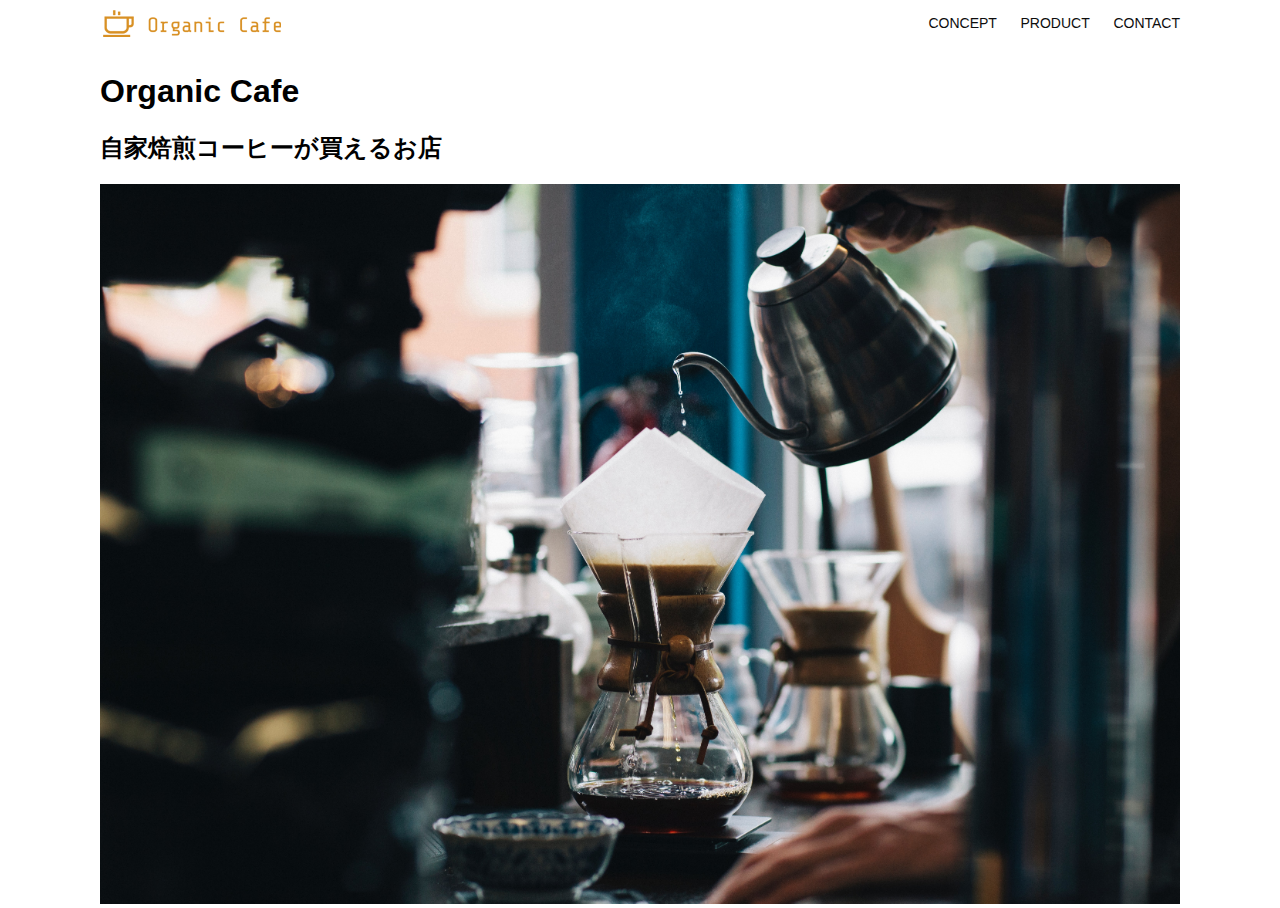
<file: html-css-kadai-013/index.html>
<!DOCTYPE html>
<html lang="ja">
  <head>
    <title>Organic Cafe</title>
    <meta charset="UTF-8" />
    <meta name="description" content="自家焙煎のコーヒーがお家で楽しめるOrganic Cafe"/>
    <meta name="viewport" content="width=device-width, initial-scale=1.0" />
    <link rel="stylesheet" href="style.css" />
  </head>
  <body>
    <!-- ヘッダー -->
    <header>
      <!-- ロゴ -->
      <a href="index.html" id="logo">
        <img src="images/logo.png" alt="Organic Cafeのロゴ"/>
      </a>

      <!-- PC用ナビゲーション -->
      <nav id="nav-pc">
        <a href="index.html#concept">CONCEPT</a>
        <a href="index.html#product">PRODUCT</a>
        <a href="index.html#contact">CONTACT</a>
      </nav>
<img id=menu-sp src="images/button-menu.png" alt="ナビゲーションを開く"
onclick="document.getElementById('nav-sp').style.display = 'block'"/>
        
      </nav>
    

    <!-- スマホ用ナビゲーション -->
    <nav id="nav-sp">
      <!-- 閉じるボタン -->
      <img  id="close" 
        src="images/button-close.png" 
        alt="ナビゲーションを閉じる" 
        onclick="document.getElementById('nav-sp').style.display = 'none'" 
      />

      <!-- ロゴ -->
      <a 
        id="logo-sp" 
        href="index.html" 
        onclick="document.getElementById('nav-sp').style.display = 'none'">
        <img src="images/logo-sp.png" alt="トップページに戻る"/>
      </a>

      <!-- メニュー項目 -->
      <a 
        class="menu" 
        href="index.html#concept" 
        onclick="document.getElementById('nav-sp').style.display = 'none'">
        CONCEPT
      </a>
      <a 
        class="menu" 
        href="index.html#product" 
        onclick="document.getElementById('nav-sp').style.display = 'none'">
        PRODUCT
      </a>
      <a 
        class="menu" 
        href="index.html#contact" 
        onclick="document.getElementById('nav-sp').style.display = 'none'">
        CONTACT
      </a>
    </nav>

    <!-- メイン -->
     </header>
    <main>
      <article>
        <!-- メインビジュアル -->
        <section id="main-visual">
          <div id="main-message">
            <h1>Organic Cafe</h1>
            <h2>自家焙煎コーヒーが買えるお店</h2>
          </div>
          <img src="images/main-image.jpg" alt="コーヒーをハンドドリップで淹れている様子"/>
        </section>
      </article>
    </main>
  </body>
</html>
</file>
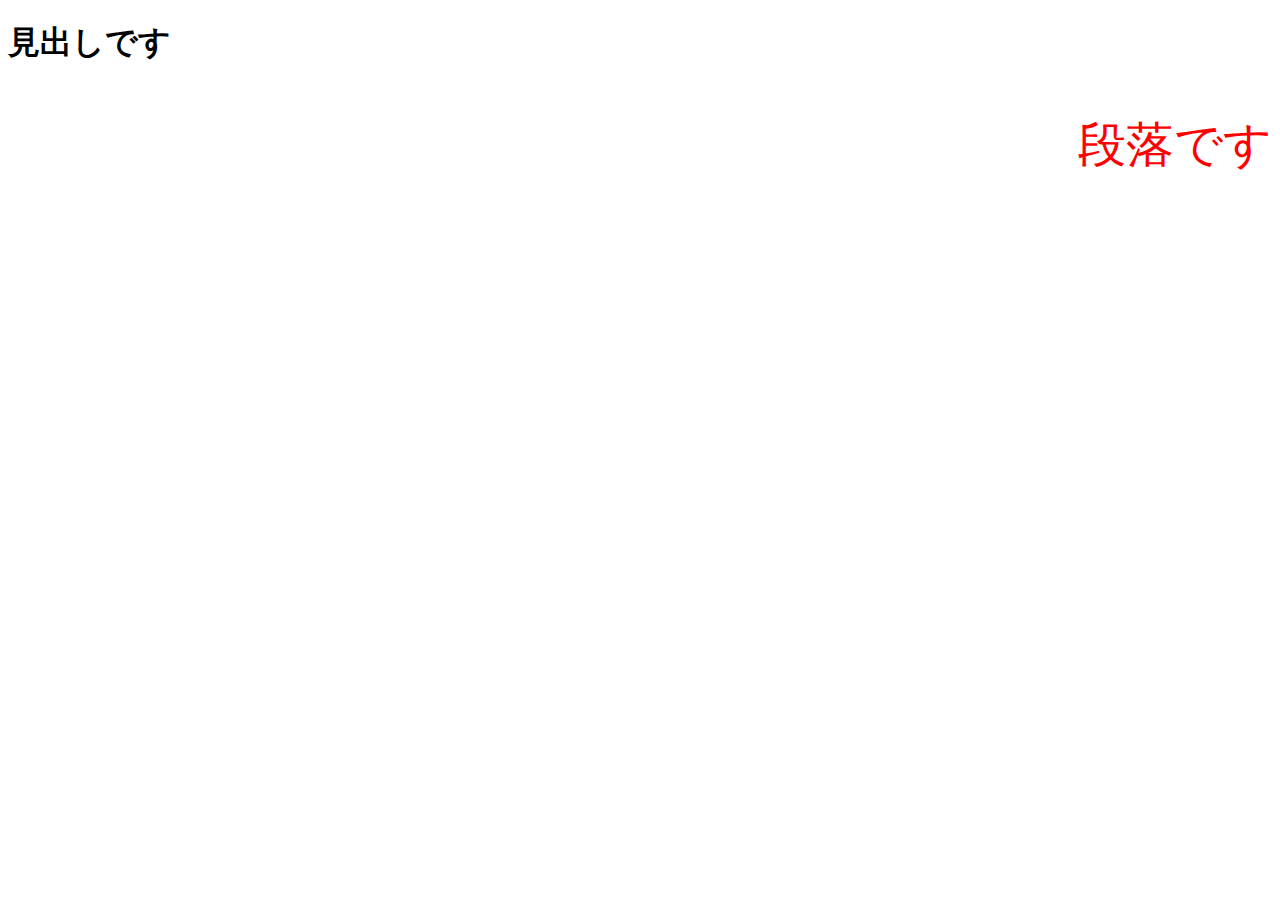
<file: html_css/multi-property.html>
<!DOCTYPE html>
<html>
  <head>
    <title>タイトルです</title>
    <meta name="description" content="説明文です">
    <meta charset="utf-8">
    <!-- 以下の1行で外部のCSSファイルを読み込みます -->
    <link rel="stylesheet" href="multi-property.css">
  </head>
  <body>
    <h1>見出しです</h1>
    <p>段落です</p>
  </body>
</html>
</file>
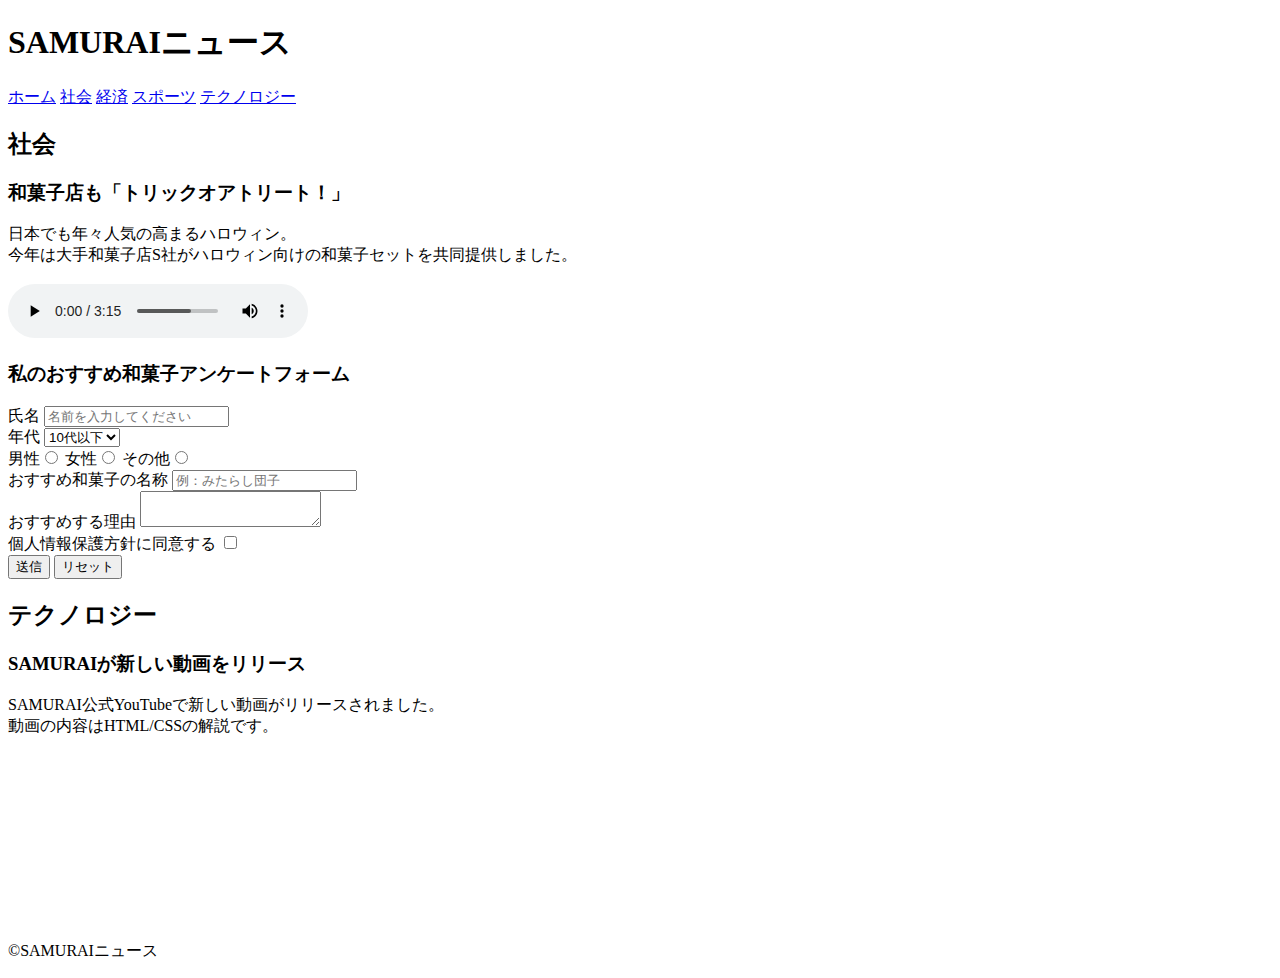
<file: kadai_008/kadai_008.html>
<!DOCTYPE html>
<html>
<head>
  <title>8章課題</title>
  <meta name="description" content="このページは8章の課題です。">
  <meta charset="UTF-8">
</head>
<body>
  <header>
    <h1>SAMURAIニュース</h1>
    
    <nav>
      <a href="https://www.sejuku.net/">ホーム</a> 
      <a href="https://www.sejuku.net/">社会</a>
      <a href="https://www.sejuku.net/">経済</a>
      <a href="https://www.sejuku.net/">スポーツ</a>
      <a href="https://www.sejuku.net/">テクノロジー</a>
    </nav> 
  </header>
  <main>
    <article>
      <h2>社会</h2>
      <section>
          <h3>和菓子店も「トリックオアトリート！」</h3>
          <a>日本でも年々人気の高まるハロウィン。
            <br>今年は大手和菓子店S社がハロウィン向けの和菓子セットを共同提供しました。</a>
          </section>
            <section>
              <br>
   <body>
       <audio src="ichi .mp3" controls></audio> 
   </body>

       
      <section>
        <h3>私のおすすめ和菓子アンケートフォーム</h3>
        <form>
    <label>氏名</label> 
    <input type="text" placeholder="名前を入力してください">
    <br> 

    <label>年代</label> 
    <select> 
      <option>10代以下</option> 
      <option>20代</option> 
      <option>30代</option> 
      <option>40代以上</option> 
    </select>
    <br> 
    <label>男性</label><input type="radio" name="gender"> 
    <label>女性</label><input type="radio" name="gender"> 
    <label>その他</label><input type="radio" name="gender"> 
    <br> 

    <aside>おすすめ和菓子の名称</label> 
    <input type="text" placeholder="例：みたらし団子">
    <br> 

    <label>おすすめする理由</label> 
    <textarea></textarea> 
    <br> 

    <label>個人情報保護方針に同意する</label> 
    <input type="checkbox"> 
    <br> 

    <input type="submit" value="送信"> 
    <input type="reset" value="リセット">
    <br>
    
  </form>
        </form>
      </section>
      </article>
      <h2>テクノロジー</h2>
     <section>
      <h3>SAMURAIが新しい動画をリリース</h3>

      <p>SAMURAI公式YouTubeで新しい動画がリリースされました。
        <br>
      <a>動画の内容はHTML/CSSの解説です。</p> 
            
          <br>

  <iframe src="https://www.youtube.com/embed/2JLiGSUohEo?si=hYXNmR8pUnjTMz-q" title="YouTube video player" frameborder="0" allow="accelerometer; autoplay; clipboard-write; encrypted-media; gyroscope; picture-in-picture; web-share" referrerpolicy="strict-origin-when-cross-origin" allowfullscreen></iframe>
      </iframe>   
      </section>
    </article>
  </main>
  <footer>
    <p>&copy;SAMURAIニュース</p>
  </footer>
</body>
</html>
</file>
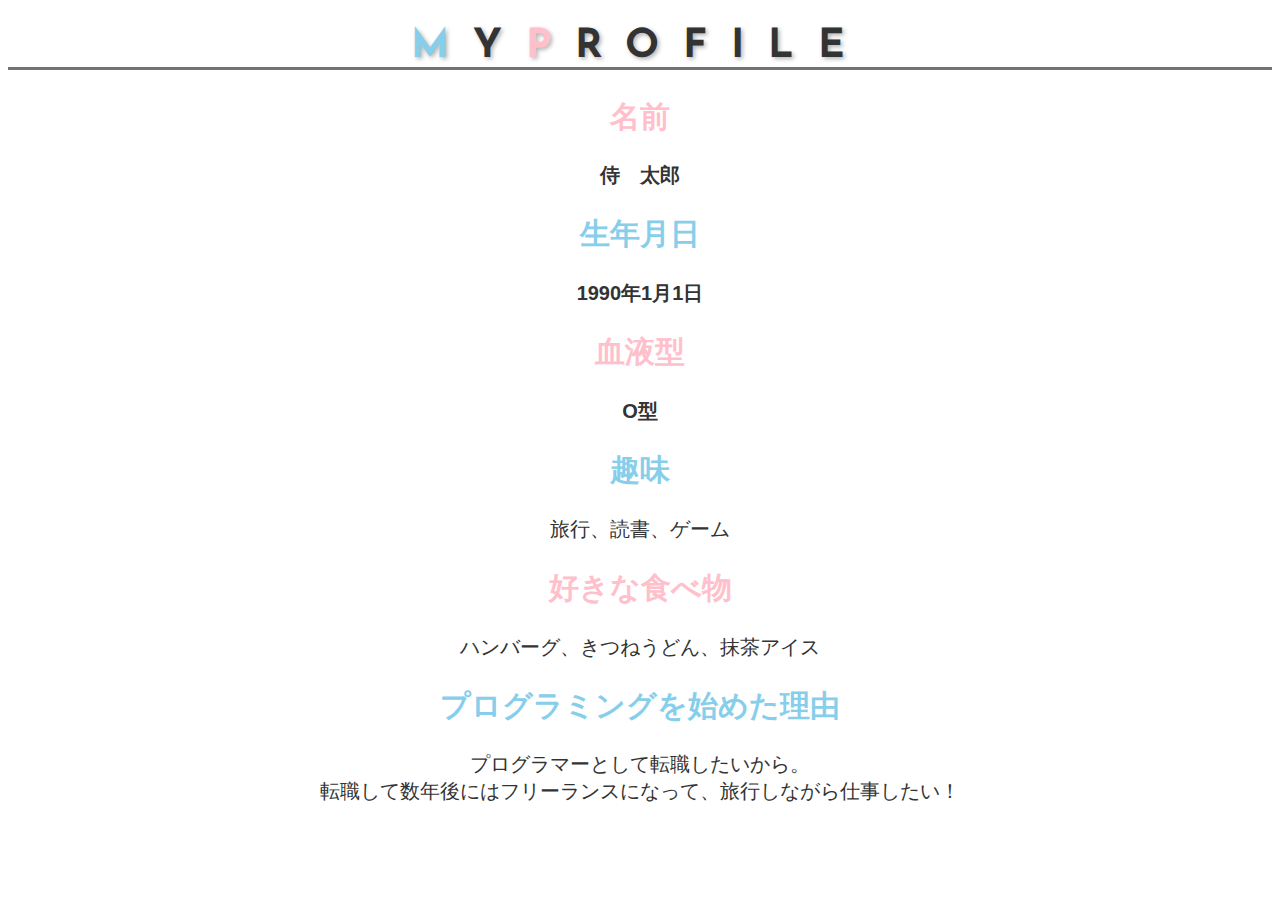
<file: kadai_015/kadai_.015.html>
<!DOCTYPE html>
<html>
<head>
  <title>15章課題</title>
  <meta charset="UTF-8">
  <meta name="description" content="このページは15章の課題です。">
  <link rel="stylesheet" href="style.css">
  <link rel="preconnect" href="https://fonts.googleapis.com">
  <link rel="preconnect" href="https://fonts.gstatic.com" crossorigin>
  <link href="https://fonts.googleapis.com/css2?family=Josefin+Sans&display=swap" rel="stylesheet">
</head>
<body>
  <h1><span class="blue">M</span>Y<span class="pink">P</span>ROFILE</h1>
  <div id="basic">
    <h2 class="pink">名前</h2>
    <p>侍　太郎</p>
    <h2 class="blue">生年月日</h2>
    <p>1990年1月1日</p>
    <h2 class="pink">血液型</h2>
    <p>O型</p>
  </div>
  <h2 class="blue">趣味</h2>
  <p>旅行、読書、ゲーム</p>
  <h2 class="pink">好きな食べ物</h2>
  <p>ハンバーグ、きつねうどん、抹茶アイス</p>
  <h2 class="blue">プログラミングを始めた理由</h2>
  <p>プログラマーとして転職したいから。<br>転職して数年後にはフリーランスになって、旅行しながら仕事したい！</p>
</body>
</html>
</file>
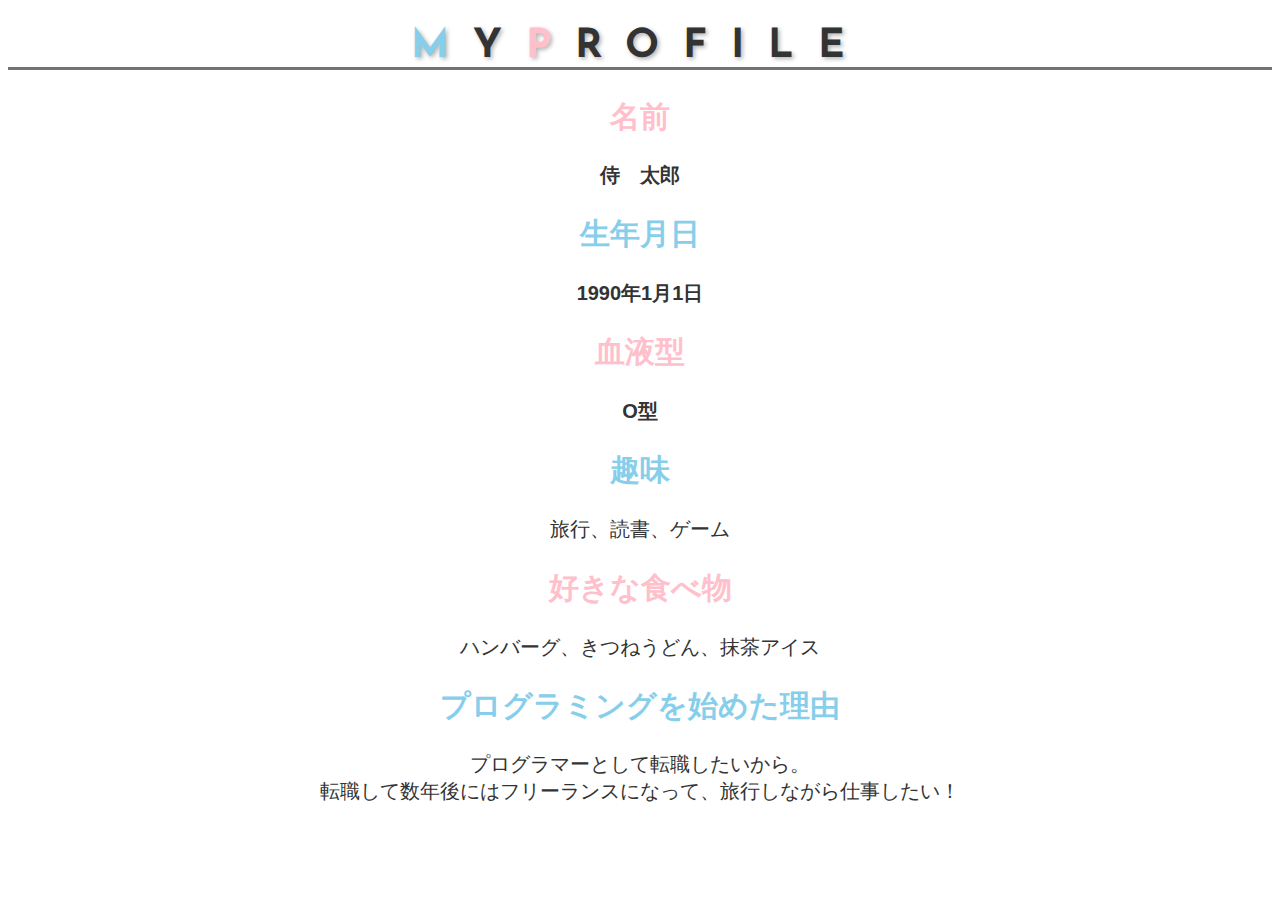
<file: kadai_015/kadai_015.html>
<!DOCTYPE html>
<html>
<head>
  <title>15章課題</title>
  <meta charset="UTF-8">
  <meta name="description" content="このページは15章の課題です。">
  <link rel="stylesheet" href="style.css">
  <link rel="preconnect" href="https://fonts.googleapis.com">
  <link rel="preconnect" href="https://fonts.gstatic.com" crossorigin>
  <link href="https://fonts.googleapis.com/css2?family=Josefin+Sans&display=swap" rel="stylesheet">
</head>
<body>
  <h1><span class="blue">M</span>Y<span class="pink">P</span>ROFILE</h1>
  <div id="basic">
    <h2 class="pink">名前</h2>
    <p>侍　太郎</p>
    <h2 class="blue">生年月日</h2>
    <p>1990年1月1日</p>
    <h2 class="pink">血液型</h2>
    <p>O型</p>
  </div>
  <h2 class="blue">趣味</h2>
  <p>旅行、読書、ゲーム</p>
  <h2 class="pink">好きな食べ物</h2>
  <p>ハンバーグ、きつねうどん、抹茶アイス</p>
  <h2 class="blue">プログラミングを始めた理由</h2>
  <p>プログラマーとして転職したいから。<br>転職して数年後にはフリーランスになって、旅行しながら仕事したい！</p>
</body>
</html>
</file>
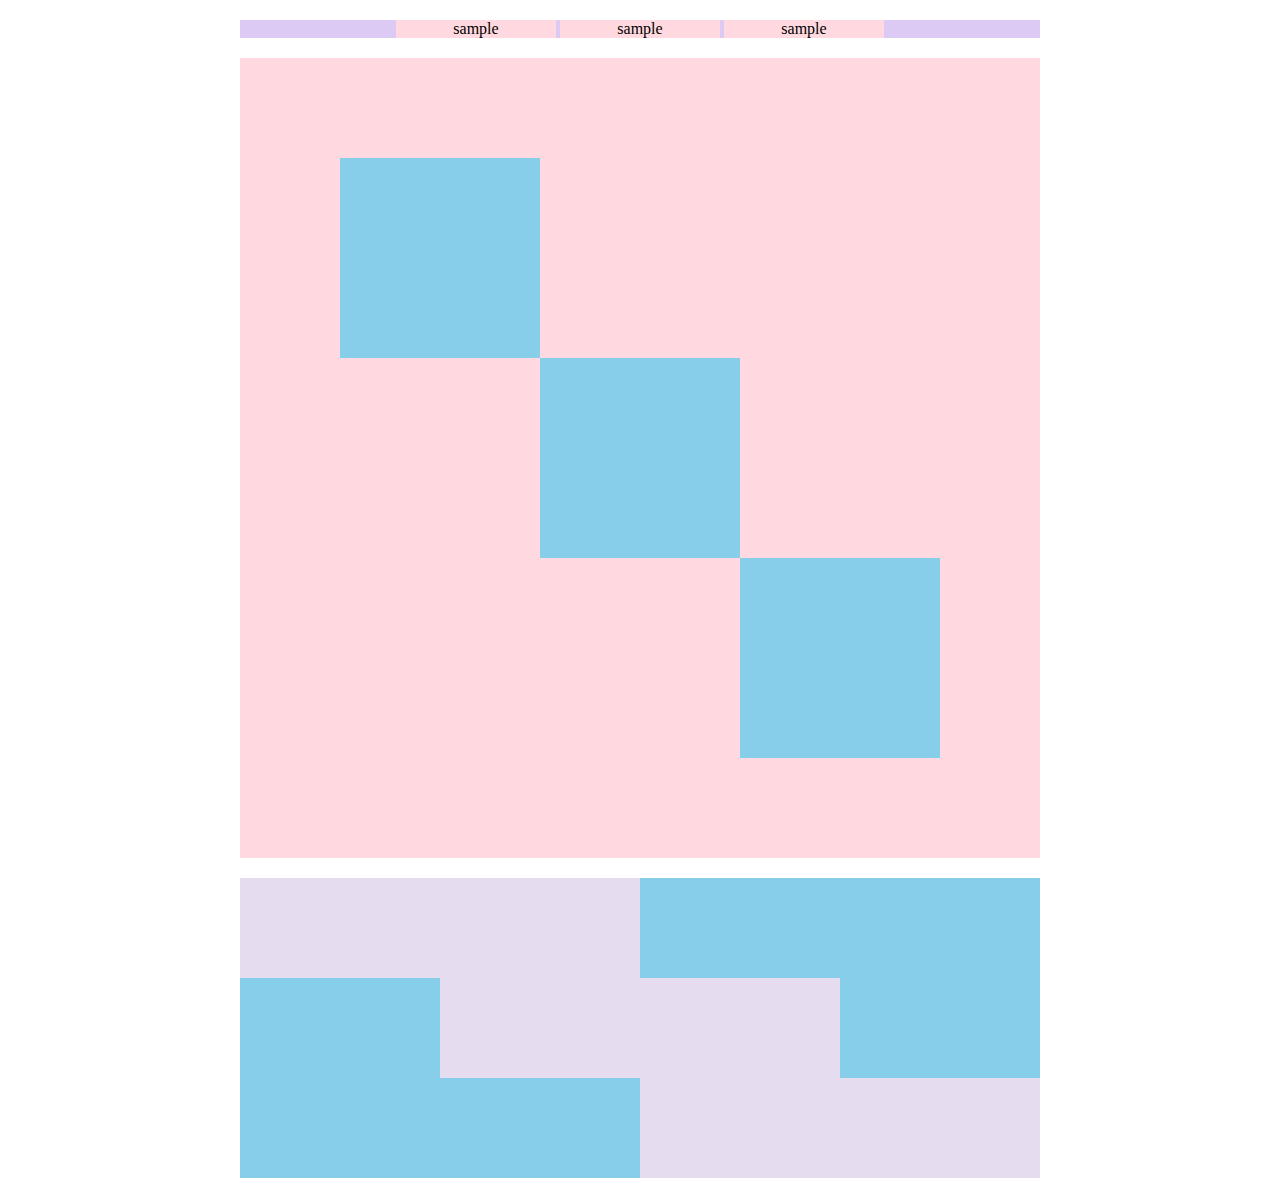
<file: kadai_018/kadai_018.html>
<!DOCTYPE html>
<html>
<head>
  <meta charset="UTF-8">
  <link rel="stylesheet" href="style.css">
  <meta name="description" content="このページは18章の課題です。">
  <title>18章課題</title>
</head>
<body>
  <div id="top">
    <p class="top-child">sample</p>
    <p class="top-child">sample</p>
    <p class="top-child">sample</p>
  </div>
  <div id="middle">
    <div id="middle-child01"></div>
    <div id="middle-child02"></div>
    <div id="middle-child03"></div>
  </div>
  <div id="bottom">
    <div id="bottom-child01"></div>
    <div id="bottom-child02"></div>
    <div id="bottom-child03"></div>
  </div>
</body>
</html>
</file>
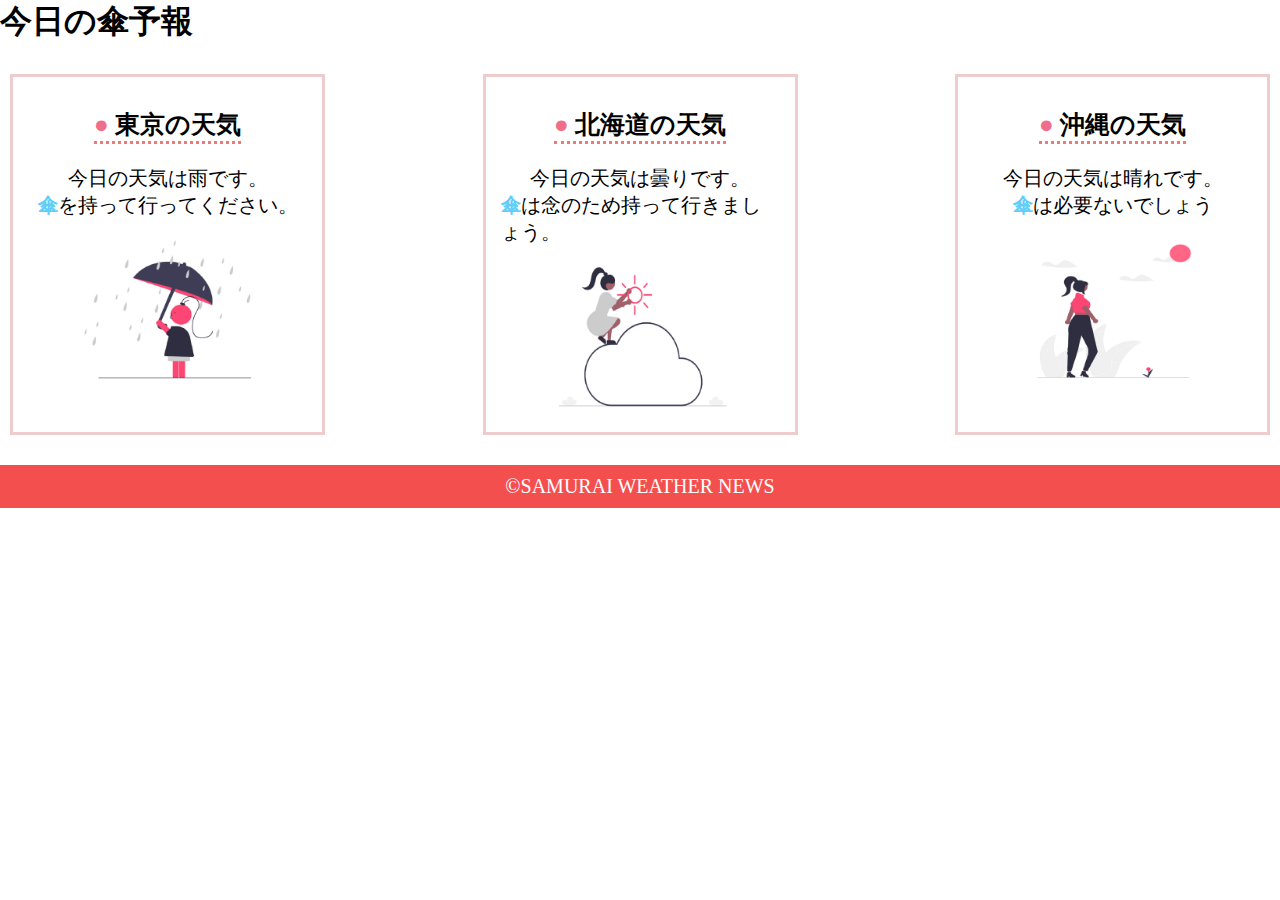
<file: kadai_022/kadai022.html>
<!DOCTYPE html>
<html>
    <head>
        <meta charset="UTF-8">
        <meta name="viewport" content="width=device-width, initial-scale=1.0">
        <link rel="stylesheet" href="style.css">
        <meta name="description" content="このページは22章の課題です。">
        <title>22章課題</title>
    </head>
    <body>
       
        <header>
            <h1>今日の傘予報</h1>
        </header>  
 
        <main>

            <div id="parent">
                <div class="contents">
                    <h2>東京の天気</h2>
                    <p>今日の天気は雨です。</p>
                    <p>傘を持って行ってください。</p>
                    <img src="images/rainy.png" alt="雨">
                </div>
 
                <div class="contents">
                    <h2>北海道の天気</h2>
                    <p>今日の天気は曇りです。</p>
                    <p>傘は念のため持って行きましょう。</p>
                    <img src="images/cloudy.png" alt="曇り">
                </div>
 
                <div class="contents">
                    <h2>沖縄の天気</h2>
                    <p>今日の天気は晴れです。</p>
                    <p>傘は必要ないでしょう</p>
                    <img src="images/sunny.png" alt="晴れ">
                </div>

            </div>    
 
        </main>
 
        <footer>
            <a href="https://www.sejuku.net/corp/">&copy;SAMURAI WEATHER NEWS</a>
         </footer>
 
    </body>
</html>
</file>
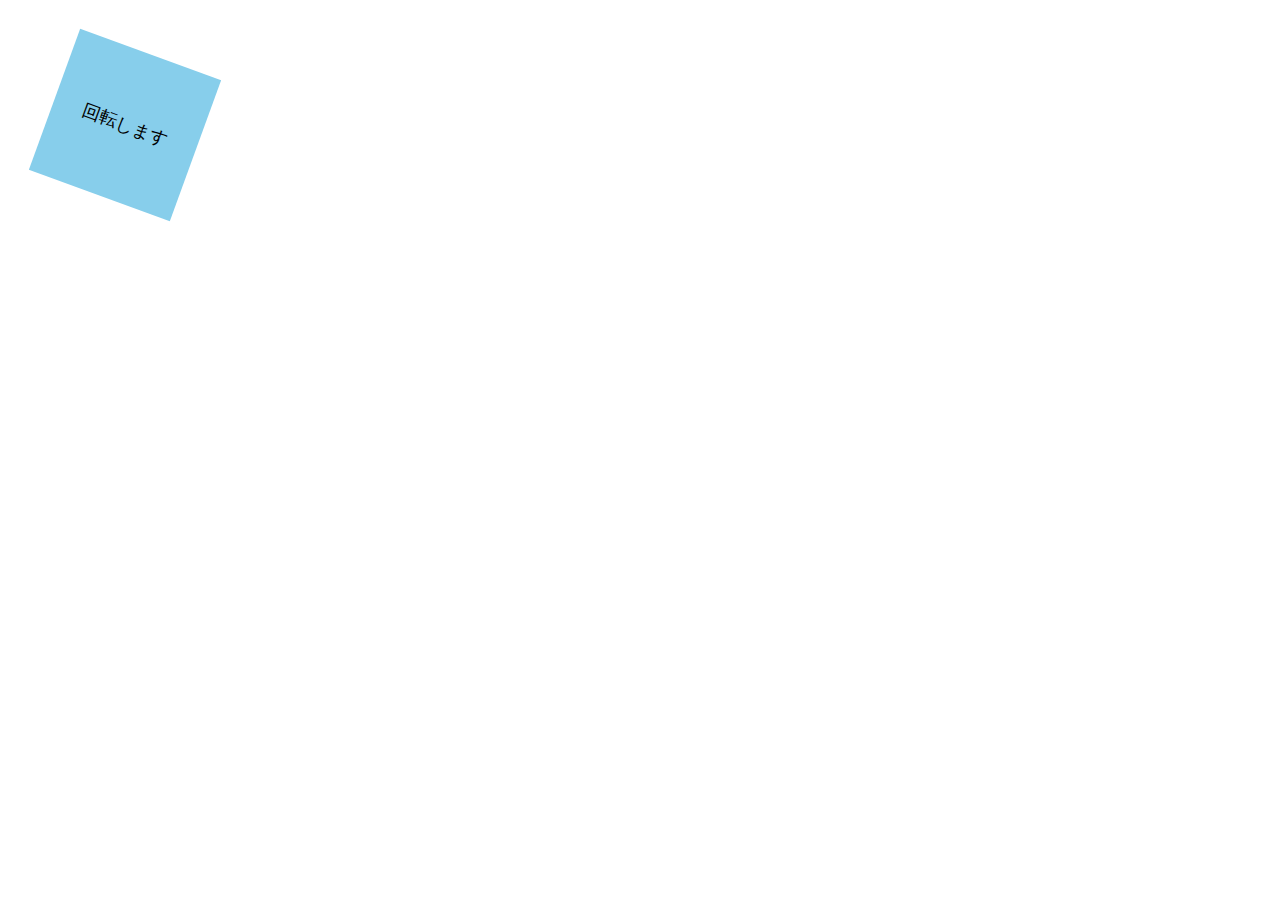
<file: kadai_mdn_css/mdn.html>
<!DOCTYPE html>
<html>
<head>
    <style>
        div {
            position: absolute;
            left: 50px;
            top: 50px;
            width: 150px;
            height: 150px;
            background-color: skyblue;
            display: flex;
            justify-content: center;
            align-items: center;
            font-size: 18px;

            /* 20度回転させる */
            transform: rotate(20deg);
        }
    </style>
</head>
<body>
    <div>
        回転します
    </div>
</body>
</html>
</file>
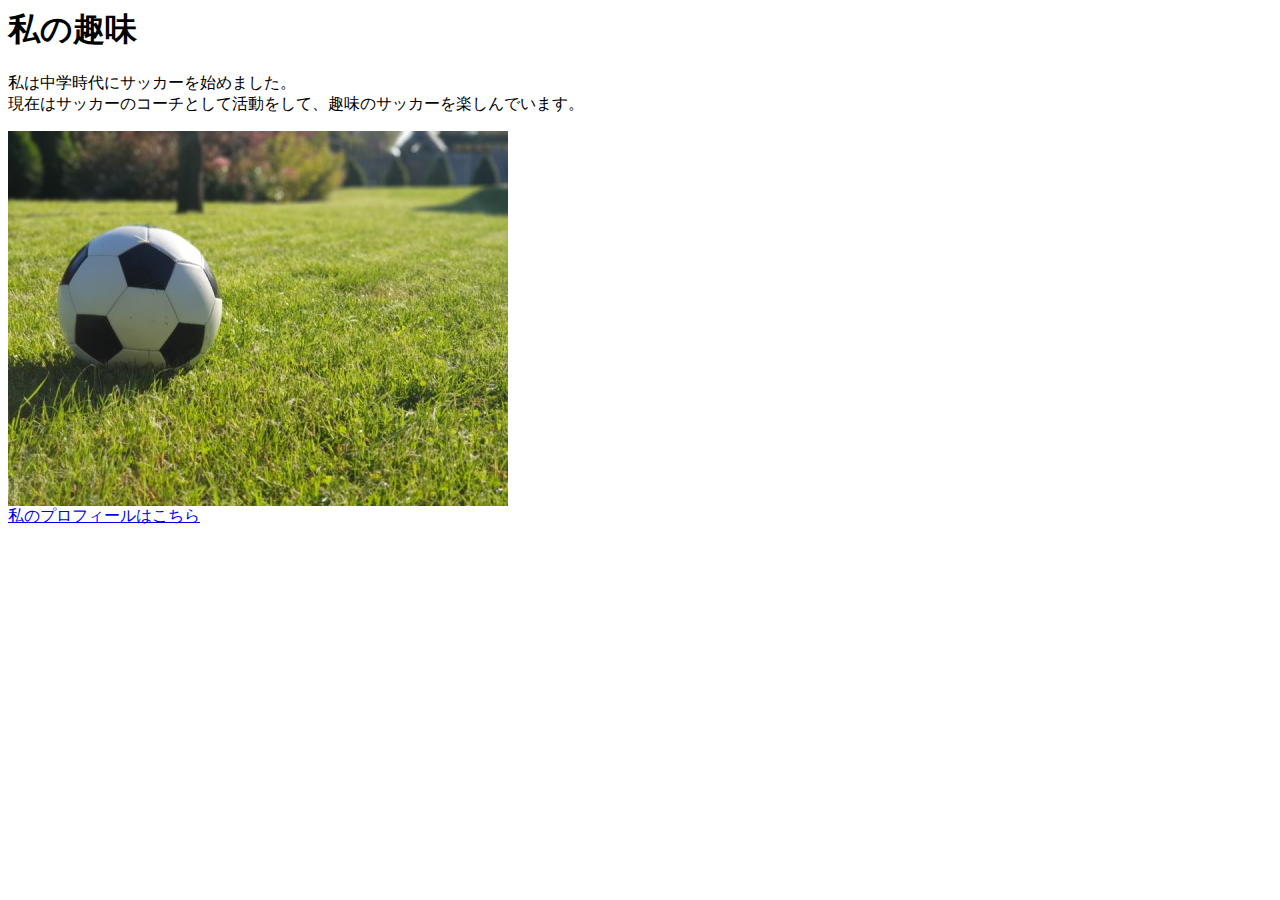
<file: kadai_005/html/kadai_005.html>
<html>
<head>
  <title>5章課題</title>
  <meta name="description" content="このページは5章の課題です。">
  <meta charset="UTF-8">
</head>
<body>
  <h1>私の趣味</h1>
  <p>私は中学時代にサッカーを始めました。<br>
    現在はサッカーのコーチとして活動をして、趣味のサッカーを楽しんでいます。
  </p>
  <img src="../images/sample.jpg">
  <br>
  <a href="https://x.com/samuraijuku">私のプロフィールはこちら</a>
</body>

</html>
</file>
<file: html-css-kadai-013/style.css>
/* PC、スマホ共通スタイル */
body {
  font-family: "Source Sans Pro", "Hiragino Kaku Gothic ProN", Meiryo, Arial,
    sans-serif;
}

p {
  font-size: 15px;
}

#main-visual>img {
  width: 100%;
}

/*================
PC用のスタイル 
=================*/
@media screen and (min-width: 768px) {
  /* 横幅設定 */
  body {
    max-width: 1080px;
    min-width: 960px;
    margin: 0 auto;
  }

  /* ヘッダー */
  header {
    display: flex;
    justify-content: space-between;
  }

  /* ナビゲーションのレイアウト */
  #nav-pc {
    text-align: right;
    font-size: 14px;
    padding-top: 15px;
  }

  /* ナビゲーションのリンクの装飾設定 */
  #nav-pc > a {
    text-decoration: none;
    margin-left: 20px;
  }

  #nav-pc > a:link {
    color: #0d0d0d;
  }

  #nav-pc > a:visited {
    color: #0d0d0d;
  }

  #nav-pc > a:hover {
    color: #0d0d0d;
    text-decoration: underline;
  }

  #nav-pc > a:active {
    color: #0d0d0d;
  }

  /* PCのときSPナビは非表示 */
  #menu-sp {
    display: none;
  }
  #nav-sp {
    display: none;
  }
}

/*================
SP用のスタイル 
=================*/
@media screen and (max-width: 767px) {
  body {
    min-width: 375px;
    margin: 0;
  }

  /* PCナビは非表示 */
  #nav-pc {
    display: none;
  }

  /* ハンバーガーメニュー */
  #menu-sp {
    float: right;
    padding: 0;
  }

  /* スマホ用ナビゲーション */
  #nav-sp {
    background-color: #ce933e;
    position: absolute;
    left: 0;
    top: 0;
    height: 100%;
    width: 100%;
    display: none;
    z-index: 100;
  }

  #nav-sp ul {
    padding-left: 0;
  }

  #nav-sp li {
    list-style: none;
  }

  /* 閉じるボタン */
  #close {
    position: absolute;
    top: 20px;
    right: 20px;
  }

  /* ロゴ */
  #logo-sp {
    margin: 80px 0 30px 20px;
  }

  /* ナビゲーションリンク */
  #nav-sp a {
    display: block;
  }

  #nav-sp a:link,
  #nav-sp a:visited {
    color: #ffffff;
  }

  #nav-sp a:hover {
    color: #ffffff;
    text-decoration: underline;
  }
    #nav-sp a:active {
    color: #ffffff;
  }

  #nav-sp .menu {
    text-decoration: none;
    display: block;
    margin: 0 20px;
    height: 44px;
    font-size: 16px;
    background-image: url("images/arrow.png");
    background-repeat: no-repeat;
    background-position: right top;
  }
}
</file>
<file: html_css/multi-property.css>
p {
  color: red;
  font-size: 48px;
  text-align: right;
}
</file>
<file: kadai_015/style.css>
html {
  font-size: 20px;
}

body {
  font-family: "Arial", "Meiryo", sans-serif;
  text-align: center;
  color: #333;
}

h1 {
  font-family: "Josefin Sans", sans-serif;
  font-size: calc(2 * 1rem);         
  letter-spacing: 1.2rem;            
  text-shadow: 2px 2px 4px rgba(0,0,0,0.3); 
  border-bottom: 3px solid rgb(115, 115, 114); 
}

.blue { 
  color: skyblue; 
}

.pink { 
  color: rgb(255, 192, 203); 
}

p { 
  font-weight: normal; 
}    

#basic p { 
  font-weight: bold; 
}
</file>
<file: kadai_018/style.css>
#top {
  width: 800px;
  background-color: #dcc9f4;
  margin: 20px auto;
  text-align: center;
}

.top-child {
  width: 20%;
  background-color: #ffd9df;
  display: inline-block;
  margin: 0;
}


#middle {
  width: 800px;
  height: 800px;
  margin: 20px auto;
  background-color: #ffd9df;
  position: relative;
}

#middle-child01,
#middle-child02,
#middle-child03 {
  width: 200px;
  height: 200px;
  background-color: #87ceeb;
  position: absolute;
}


#middle-child01 {
  top: 100px;
  left: 100px;
}

#middle-child02 {
  top: 300px;
  left: 300px;
}

#middle-child03 {
  top: 500px;
  left: 500px;
}


#bottom {
  width: 800px;
  height: 300px;
  margin: 0 auto;
  background-color: #87ceeb;
}

#bottom-child01,
#bottom-child02,
#bottom-child03 {
  width: 400px;
  height: 100px;
  background-color: #e5dcf0;
}


#bottom-child02 {
  position: relative;
  left: 200px;
}

#bottom-child03 {
  position: relative;
  left: 400px;
}
</file>
<file: kadai_022/style.css>
/* 全体の余白をリセット */
h1, p, body {
    margin: 0;
}

/* p要素とa要素のフォントサイズを20px */
p, a {
    font-size: 20px;
}

/* mainのスタイル */
main {
    padding: 10px;
}

/* id="parent"の設定 */
#parent {
    display: flex;
    justify-content: space-between;
}

/* contentsクラスのスタイル */
.contents {
    box-sizing: border-box;
    border: 3px solid rgb(238, 204, 204);
    flex-basis: 25%;
    padding: 10px 15px;
    margin: 20px 0;
    display: flex;
    flex-direction: column;
    align-items: center;
}

/* h2のスタイル */
h2 {
    font-size: 25px;
    border-bottom: 3px dotted rgb(236, 122, 122);
    position: relative;
}

/* h2の前に●を表示し、その色設定とスペース調整 */
h2::before {
    content: "● ";
    color: rgb(239, 111, 139);
    font-weight: bold;
}

/* class名contents内の二番目のp要素内の最初の文字 */
.contents p:nth-of-type(2)::first-letter {
    font-weight: bold;
    color: rgb(97, 206, 249);
}

/* class名contents内のimg要素 */
.contents img {
    margin: 10px 0;
    width: 70%;
}

/* footerのスタイル */
footer {
    background-color: rgb(244, 79, 79);
    display: flex;
    justify-content: center;
    padding: 10px 0;
}

/* footer内のaのスタイル */
footer a {
    color: rgb(255, 255, 255);
    text-decoration: none;
}

/* 訪問済みリンクの色 */
footer a:visited {
    color: rgb(193, 234, 251);
}

/* マウスホバー時の色変化 */
footer a:hover {
    color: rgb(245, 178, 168);
}

/* --- 768px以下でのレスポンシブ設定 --- */
@media screen and (max-width: 768px) {
    h2 {
        font-size: 30px;
    }
    p {
        font-size: 25px;
    }
    #parent {
        flex-direction: column;
    }
}
</file>
